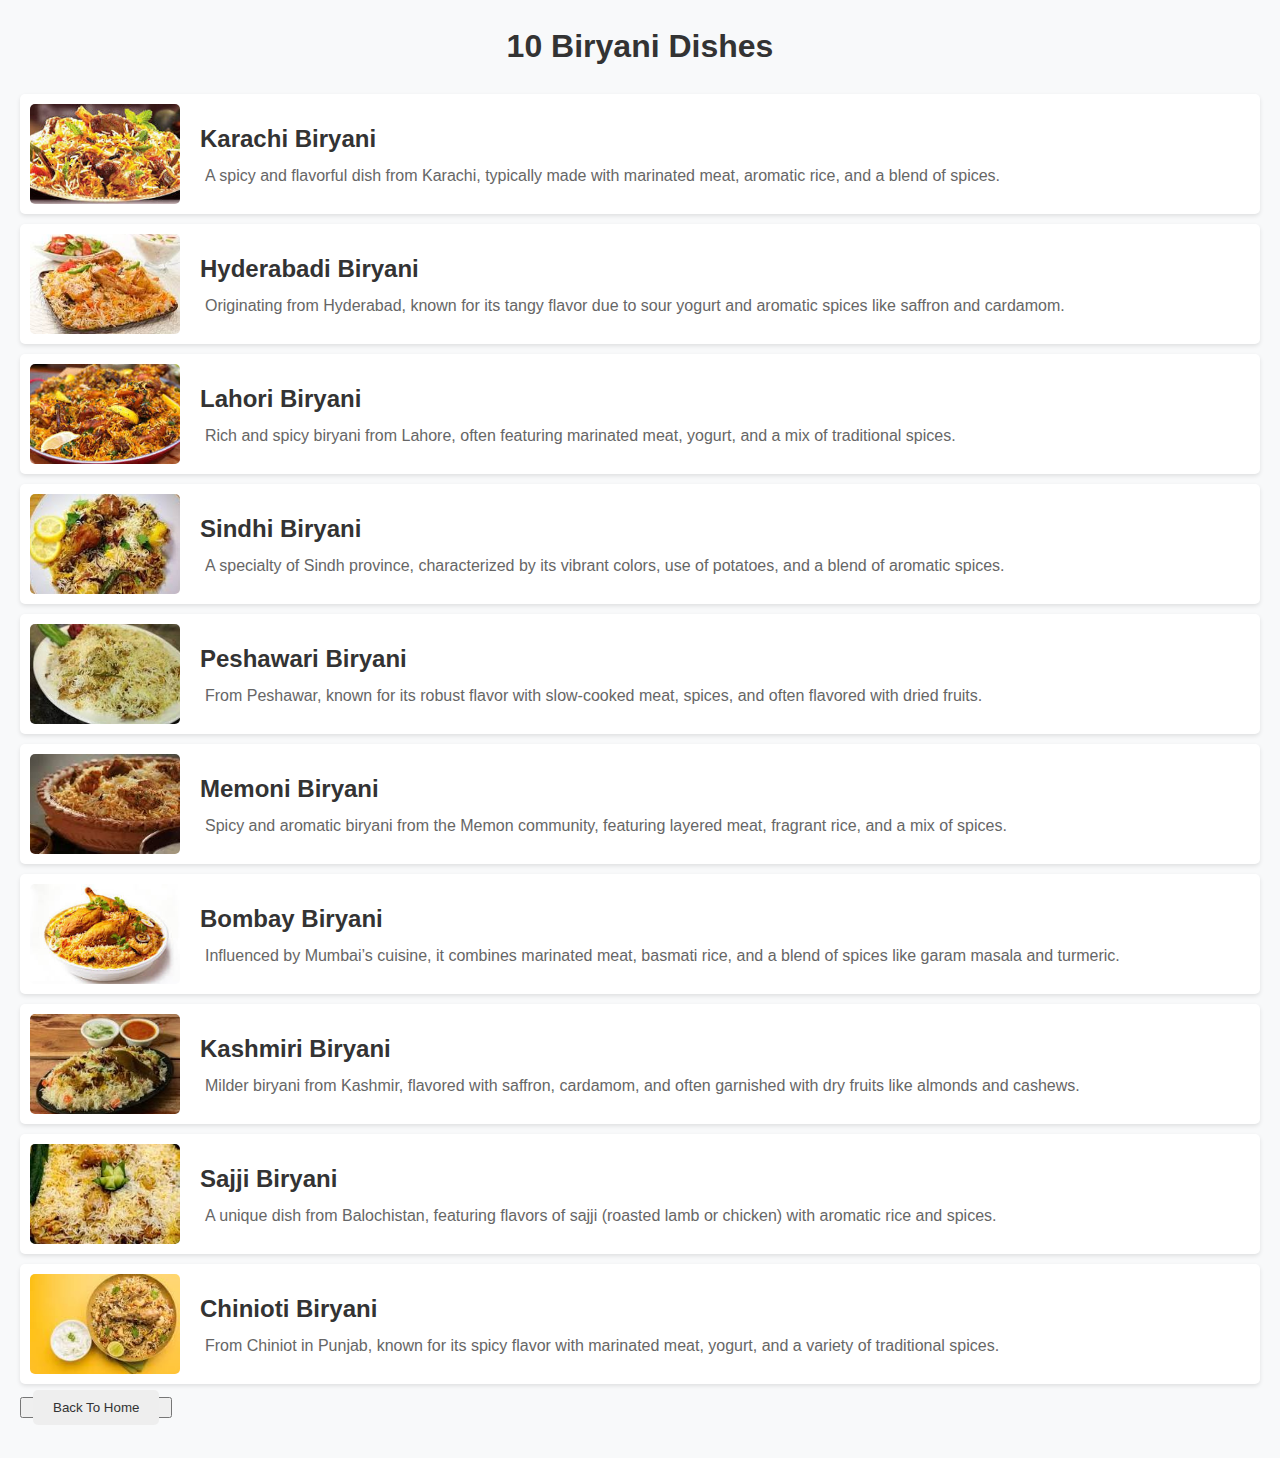
<file: biryani.html>
<!DOCTYPE html>
<html lang="en">
  <head>
    <meta charset="UTF-8" />
    <meta name="viewport" content="width=device-width, initial-scale=1.0" />
    <title>10 Biryani Dishes</title>
    <style>
      body {
        font-family: Arial, sans-serif;
        line-height: 1.6;
        margin: 20px;
        padding: 0;
        background-color: #f8f9fa;
      }
      h1 {
        text-align: center;
        color: #333;
      }
      .dish {
        display: flex;
        align-items: center;
        background-color: #fff;
        padding: 10px;
        margin-bottom: 10px;
        border-radius: 5px;
        box-shadow: 0 2px 4px rgba(0, 0, 0, 0.1);
      }
      .dish img {
        width: 150px;
        height: 100px;
        object-fit: cover;
        border-radius: 5px;
        margin-right: 20px;
      }
      .dish h2 {
        margin: 0;
        color: #333;
      }
      .dish p {
        margin: 5px 0 0 5px;
        color: #666;
      }
      button {
        text-align: center;
        margin-bottom: 20px;
      }
      button a {
        text-decoration: none;
        color: #333;
        padding: 10px 20px;
        margin: 0 5px;
        border-radius: 5px;
        background-color: #eee;
      }
      button a:hover {
        background-color: #ccc;
      }
    </style>
  </head>
  <body>
    <h1>10 Biryani Dishes</h1>

    <div class="dish">
      <img src="images/karachi-biryani.jpg" alt="Karachi Biryani" />
      <div>
        <h2>Karachi Biryani</h2>
        <p>
          A spicy and flavorful dish from Karachi, typically made with marinated
          meat, aromatic rice, and a blend of spices.
        </p>
      </div>
    </div>

    <div class="dish">
      <img src="images/Hyderabadi Biryani.jpg" alt="Hyderabadi Biryani" />
      <div>
        <h2>Hyderabadi Biryani</h2>
        <p>
          Originating from Hyderabad, known for its tangy flavor due to sour
          yogurt and aromatic spices like saffron and cardamom.
        </p>
      </div>
    </div>

    <div class="dish">
      <img src="images/Lahori Biryani.jpg" alt="Lahori Biryani" />
      <div>
        <h2>Lahori Biryani</h2>
        <p>
          Rich and spicy biryani from Lahore, often featuring marinated meat,
          yogurt, and a mix of traditional spices.
        </p>
      </div>
    </div>

    <div class="dish">
      <img src="images/Sindhi Biryani.jpg" alt="Sindhi Biryani" />
      <div>
        <h2>Sindhi Biryani</h2>
        <p>
          A specialty of Sindh province, characterized by its vibrant colors,
          use of potatoes, and a blend of aromatic spices.
        </p>
      </div>
    </div>

    <div class="dish">
      <img src="images/Peshawari Biryani.jpg" alt="Peshawari Biryani" />
      <div>
        <h2>Peshawari Biryani</h2>
        <p>
          From Peshawar, known for its robust flavor with slow-cooked meat,
          spices, and often flavored with dried fruits.
        </p>
      </div>
    </div>

    <div class="dish">
      <img src="images/Memoni Biryani.jpg" alt="Memoni Biryani" />
      <div>
        <h2>Memoni Biryani</h2>
        <p>
          Spicy and aromatic biryani from the Memon community, featuring layered
          meat, fragrant rice, and a mix of spices.
        </p>
      </div>
    </div>

    <div class="dish">
      <img src="images/Bombay Biryani.jpg" alt="Bombay Biryani" />
      <div>
        <h2>Bombay Biryani</h2>
        <p>
          Influenced by Mumbai’s cuisine, it combines marinated meat, basmati
          rice, and a blend of spices like garam masala and turmeric.
        </p>
      </div>
    </div>

    <div class="dish">
      <img src="images/Kashmiri Biryani.jpg" alt="Kashmiri Biryani" />
      <div>
        <h2>Kashmiri Biryani</h2>
        <p>
          Milder biryani from Kashmir, flavored with saffron, cardamom, and
          often garnished with dry fruits like almonds and cashews.
        </p>
      </div>
    </div>

    <div class="dish">
      <img src="images/Sajji Biryani.jpg" alt="Sajji Biryani" />
      <div>
        <h2>Sajji Biryani</h2>
        <p>
          A unique dish from Balochistan, featuring flavors of sajji (roasted
          lamb or chicken) with aromatic rice and spices.
        </p>
      </div>
    </div>

    <div class="dish">
      <img src="images/Chinioti Biryani.jpg" alt="Chinioti Biryani" />
      <div>
        <h2>Chinioti Biryani</h2>
        <p>
          From Chiniot in Punjab, known for its spicy flavor with marinated
          meat, yogurt, and a variety of traditional spices.
        </p>
      </div>
    </div>
    <button class="btn">
      <a href="./index.html">Back To Home</a>
    </button>
  </body>
</html>
</file>
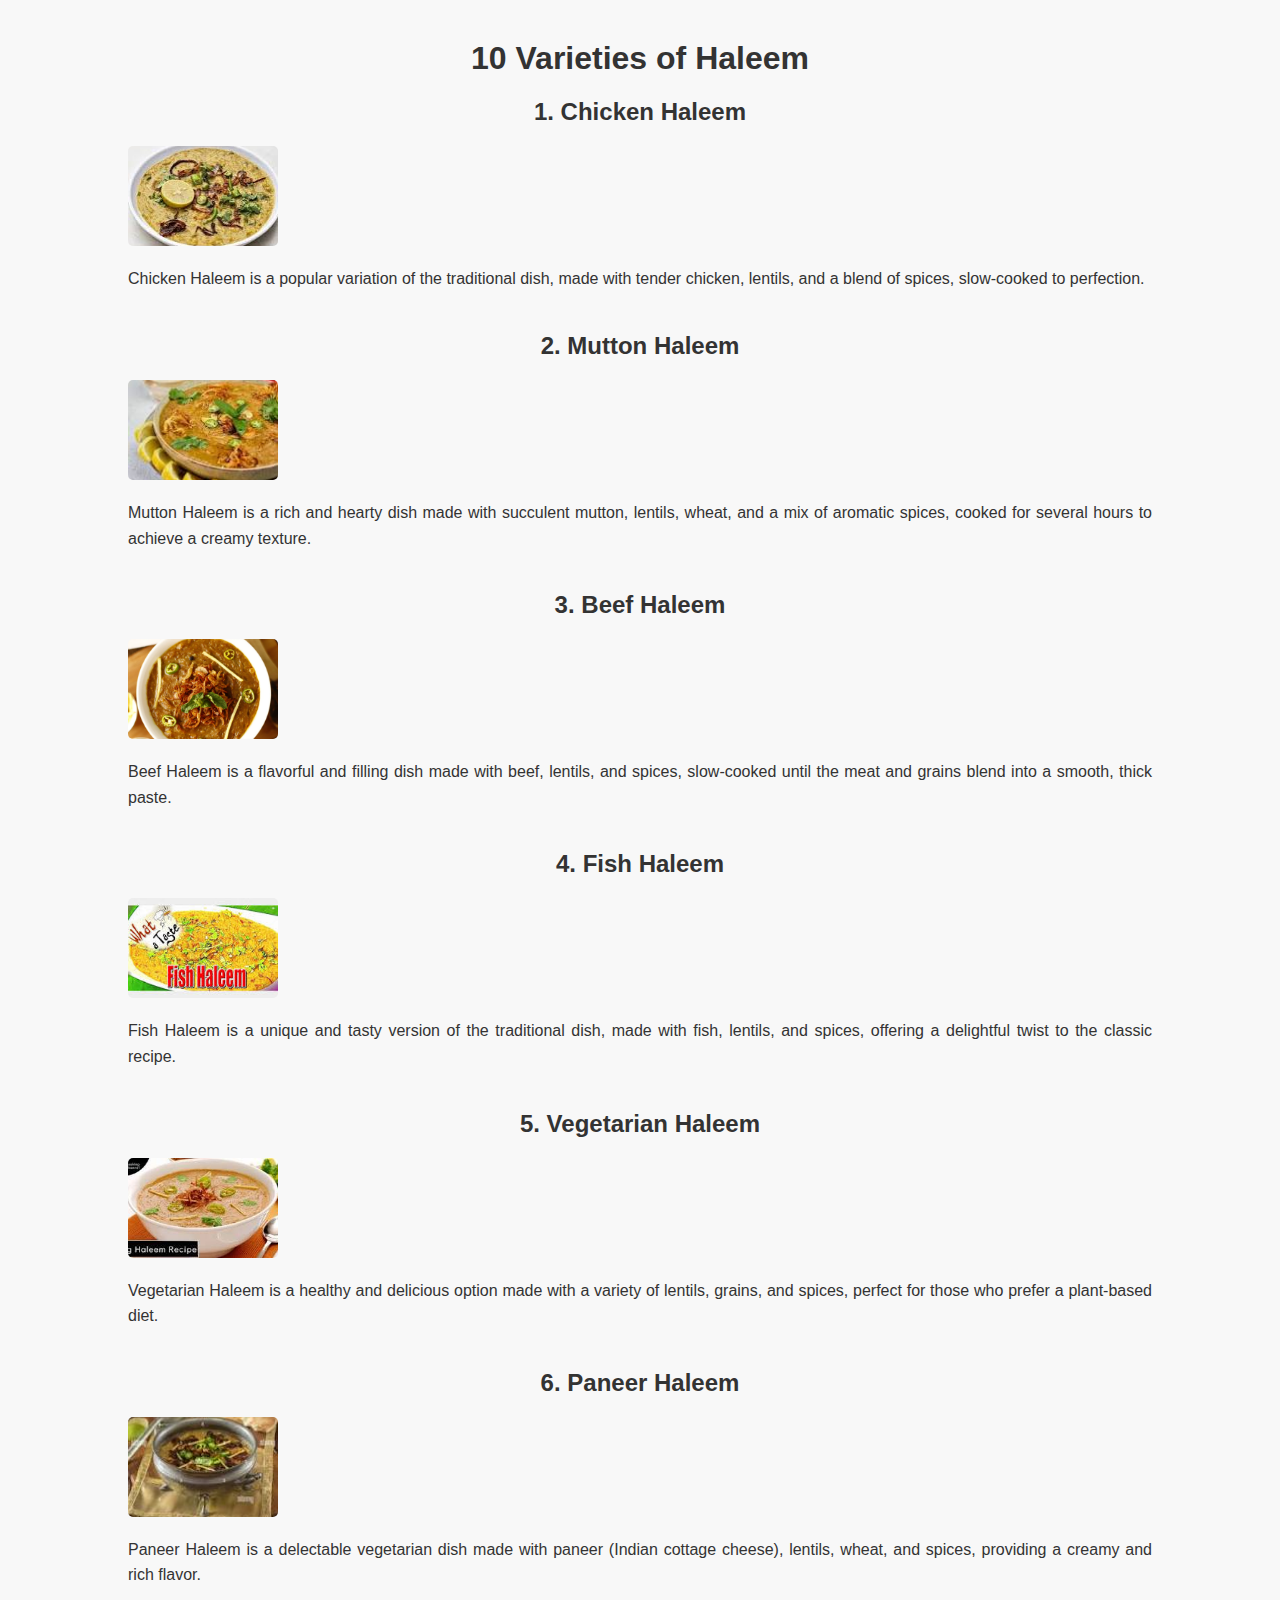
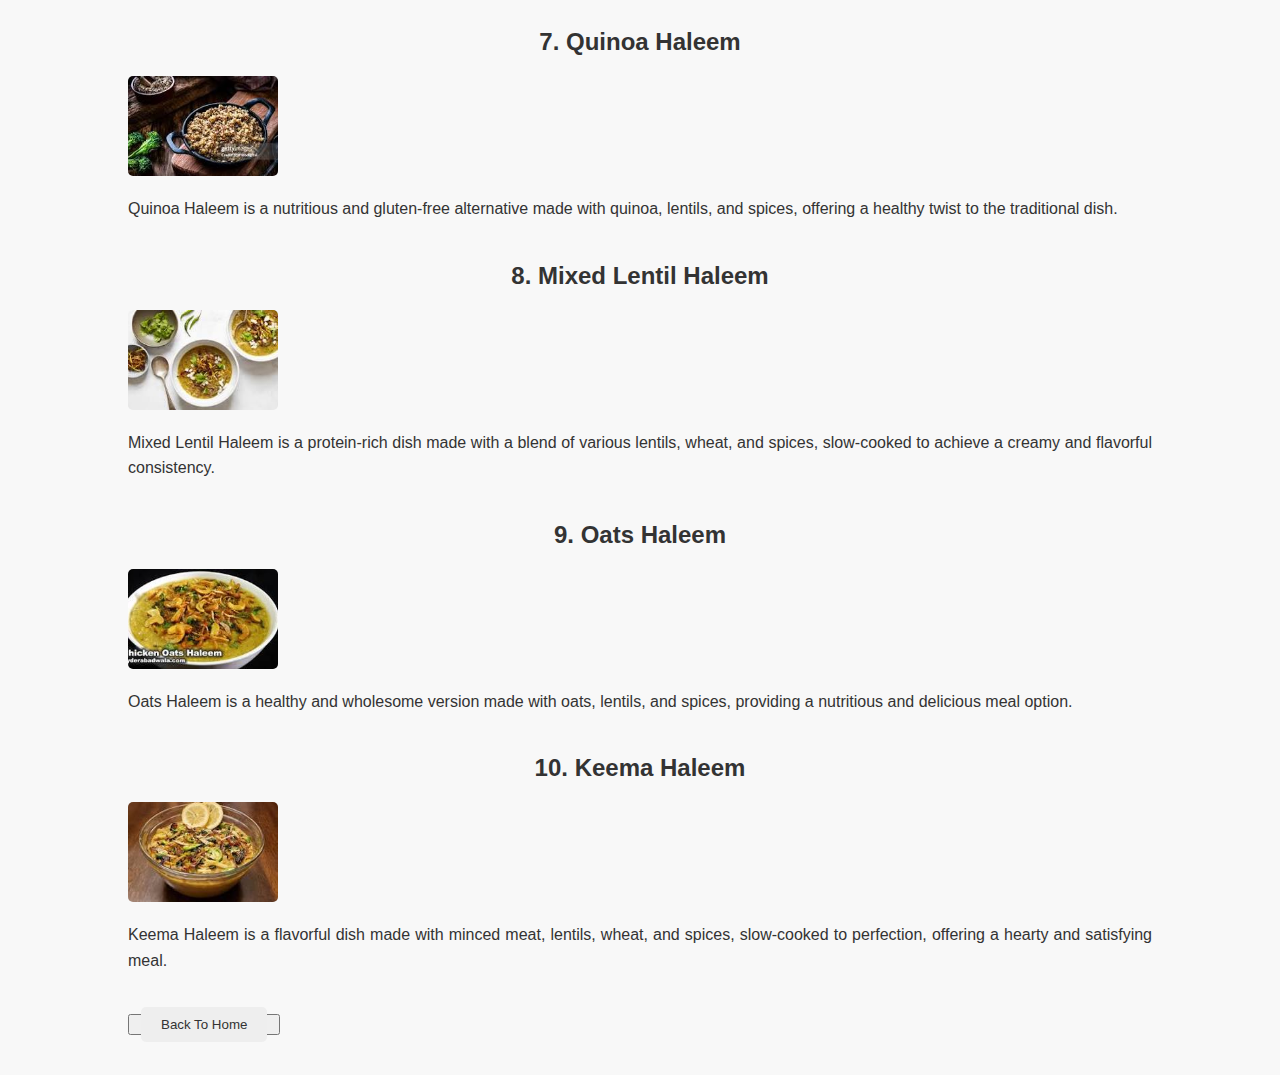
<file: haleem.html>
<!DOCTYPE html>
<html lang="en">
  <head>
    <meta charset="UTF-8" />
    <meta name="viewport" content="width=device-width, initial-scale=1.0" />
    <title>10 Varieties of Haleem</title>
    <style>
      body {
        font-family: Arial, sans-serif;
        margin: 0;
        padding: 0;
        background-color: #f8f8f8;
        color: #333;
      }
      .container {
        width: 80%;
        margin: 0 auto;
        padding: 20px;
      }
      h1 {
        text-align: center;
        margin-top: 20px;
      }
      .haleem {
        margin-bottom: 40px;
      }
      .haleem img {
        width: 150px;
        height: 100px;
        object-fit: cover;
        border-radius: 5px;
        margin-right: 20px;
      }
      .haleem h2 {
        text-align: center;
        margin: 20px 0;
      }
      .haleem p {
        text-align: justify;
        line-height: 1.6;
      }
      button {
        text-align: center;
        margin-bottom: 20px;
      }
      button a {
        text-decoration: none;
        color: #333;
        padding: 10px 20px;
        margin: 0 5px;
        border-radius: 5px;
        background-color: #eee;
      }
      button a:hover {
        background-color: #ccc;
      }
    </style>
  </head>
  <body>
    <div class="container">
      <h1>10 Varieties of Haleem</h1>

      <div class="haleem">
        <h2>1. Chicken Haleem</h2>
        <img src="images/Chicken Haleem.jpg" alt="Chicken Haleem" />
        <p>
          Chicken Haleem is a popular variation of the traditional dish, made
          with tender chicken, lentils, and a blend of spices, slow-cooked to
          perfection.
        </p>
      </div>

      <div class="haleem">
        <h2>2. Mutton Haleem</h2>
        <img src="images/Mutton Haleem.jpg" alt="Mutton Haleem" />
        <p>
          Mutton Haleem is a rich and hearty dish made with succulent mutton,
          lentils, wheat, and a mix of aromatic spices, cooked for several hours
          to achieve a creamy texture.
        </p>
      </div>

      <div class="haleem">
        <h2>3. Beef Haleem</h2>
        <img src="images/Beef Haleem.jpg" alt="Beef Haleem" />
        <p>
          Beef Haleem is a flavorful and filling dish made with beef, lentils,
          and spices, slow-cooked until the meat and grains blend into a smooth,
          thick paste.
        </p>
      </div>

      <div class="haleem">
        <h2>4. Fish Haleem</h2>
        <img src="images/Fish Haleem.jpg" alt="Fish Haleem" />
        <p>
          Fish Haleem is a unique and tasty version of the traditional dish,
          made with fish, lentils, and spices, offering a delightful twist to
          the classic recipe.
        </p>
      </div>

      <div class="haleem">
        <h2>5. Vegetarian Haleem</h2>
        <img src="images/Vegetarian Haleem.jpg" alt="Vegetarian Haleem" />
        <p>
          Vegetarian Haleem is a healthy and delicious option made with a
          variety of lentils, grains, and spices, perfect for those who prefer a
          plant-based diet.
        </p>
      </div>

      <div class="haleem">
        <h2>6. Paneer Haleem</h2>
        <img src="images/Paneer Haleem.jpg" alt="Paneer Haleem" />
        <p>
          Paneer Haleem is a delectable vegetarian dish made with paneer (Indian
          cottage cheese), lentils, wheat, and spices, providing a creamy and
          rich flavor.
        </p>
      </div>

      <div class="haleem">
        <h2>7. Quinoa Haleem</h2>
        <img src="images/Quinoa Haleem.jpg" alt="Quinoa Haleem" />
        <p>
          Quinoa Haleem is a nutritious and gluten-free alternative made with
          quinoa, lentils, and spices, offering a healthy twist to the
          traditional dish.
        </p>
      </div>

      <div class="haleem">
        <h2>8. Mixed Lentil Haleem</h2>
        <img src="images/Mixed Lentil Haleem.jpg" alt="Mixed Lentil Haleem" />
        <p>
          Mixed Lentil Haleem is a protein-rich dish made with a blend of
          various lentils, wheat, and spices, slow-cooked to achieve a creamy
          and flavorful consistency.
        </p>
      </div>

      <div class="haleem">
        <h2>9. Oats Haleem</h2>
        <img src="images/Oats Haleem.jpg" alt="Oats Haleem" />
        <p>
          Oats Haleem is a healthy and wholesome version made with oats,
          lentils, and spices, providing a nutritious and delicious meal option.
        </p>
      </div>

      <div class="haleem">
        <h2>10. Keema Haleem</h2>
        <img src="images/Keema Haleem.jpg" alt="Keema Haleem" />
        <p>
          Keema Haleem is a flavorful dish made with minced meat, lentils,
          wheat, and spices, slow-cooked to perfection, offering a hearty and
          satisfying meal.
        </p>
      </div>
      <button class="btn">
        <a href="./index.html">Back To Home</a>
      </button>
    </div>
  </body>
</html>
</file>
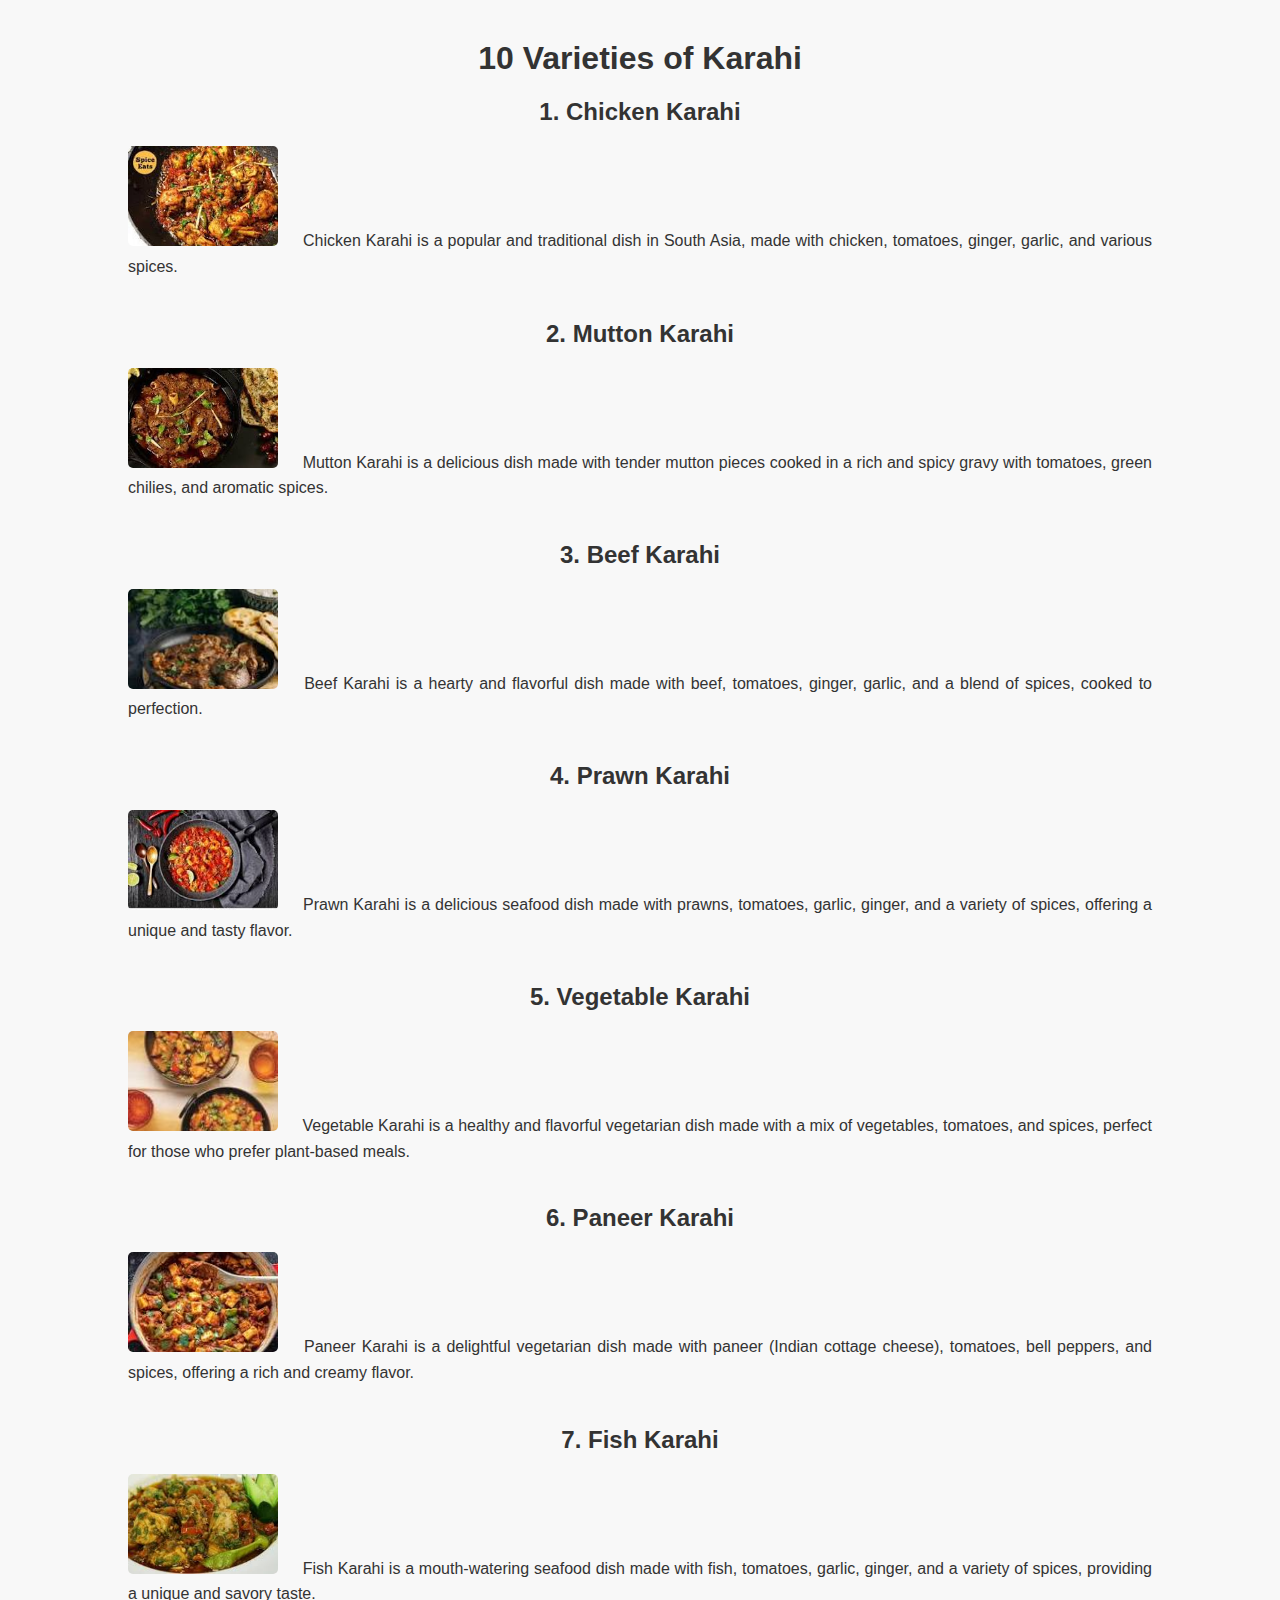
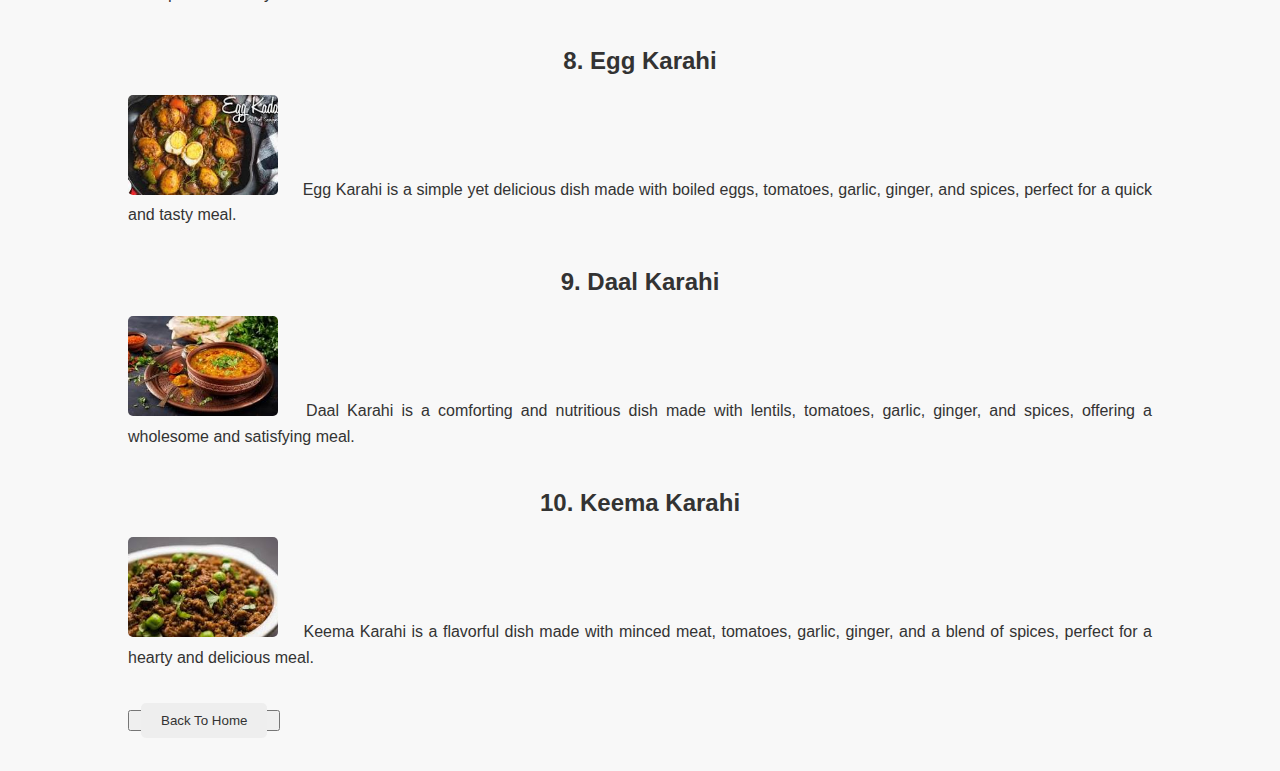
<file: karahi.html>
<!DOCTYPE html>
<html lang="en">
  <head>
    <meta charset="UTF-8" />
    <meta name="viewport" content="width=device-width, initial-scale=1.0" />
    <title>10 Varieties of Karahi</title>
    <style>
      body {
        font-family: Arial, sans-serif;
        margin: 0;
        padding: 0;
        background-color: #f8f8f8;
        color: #333;
      }
      .container {
        width: 80%;
        margin: 0 auto;
        padding: 20px;
      }
      h1 {
        text-align: center;
        margin-top: 20px;
      }
      .karahi {
        margin-bottom: 40px;
      }
      .karahi img {
        width: 150px;
        height: 100px;
        object-fit: cover;
        border-radius: 5px;
        margin-right: 20px;
      }
      .karahi h2 {
        text-align: center;
        margin: 20px 0;
      }
      .karahi p {
        text-align: justify;
        line-height: 1.6;
      }
      button {
        text-align: center;
        margin-bottom: 20px;
      }
      button a {
        text-decoration: none;
        color: #333;
        padding: 10px 20px;
        margin: 0 5px;
        border-radius: 5px;
        background-color: #eee;
      }
      button a:hover {
        background-color: #ccc;
      }
    </style>
  </head>
  <body>
    <div class="container">
      <h1>10 Varieties of Karahi</h1>

      <div class="karahi">
        <h2>1. Chicken Karahi</h2>
        <p>
          <img src="images/Chicken Karahi.jpg" alt="Chicken Karahi" />
          Chicken Karahi is a popular and traditional dish in South Asia, made
          with chicken, tomatoes, ginger, garlic, and various spices.
        </p>
      </div>

      <div class="karahi">
        <h2>2. Mutton Karahi</h2>
        <p>
          <img src="images/Mutton Karahi.jpg" alt="Mutton Karahi" />
          Mutton Karahi is a delicious dish made with tender mutton pieces
          cooked in a rich and spicy gravy with tomatoes, green chilies, and
          aromatic spices.
        </p>
      </div>

      <div class="karahi">
        <h2>3. Beef Karahi</h2>
        <p>
          <img src="images/Beef Karahi.jpg" alt="Beef Karahi" />
          Beef Karahi is a hearty and flavorful dish made with beef, tomatoes,
          ginger, garlic, and a blend of spices, cooked to perfection.
        </p>
      </div>

      <div class="karahi">
        <h2>4. Prawn Karahi</h2>
        <p>
          <img src="images/Prawn Karahi.jpg" alt="Prawn Karahi" />
          Prawn Karahi is a delicious seafood dish made with prawns, tomatoes,
          garlic, ginger, and a variety of spices, offering a unique and tasty
          flavor.
        </p>
      </div>

      <div class="karahi">
        <h2>5. Vegetable Karahi</h2>
        <p>
          <img src="images/Vegetable Karahi.jpg" alt="Vegetable Karahi" />
          Vegetable Karahi is a healthy and flavorful vegetarian dish made with
          a mix of vegetables, tomatoes, and spices, perfect for those who
          prefer plant-based meals.
        </p>
      </div>

      <div class="karahi">
        <h2>6. Paneer Karahi</h2>
        <p>
          <img src="images/Paneer Karahi.jpg" alt="Paneer Karahi" />
          Paneer Karahi is a delightful vegetarian dish made with paneer (Indian
          cottage cheese), tomatoes, bell peppers, and spices, offering a rich
          and creamy flavor.
        </p>
      </div>

      <div class="karahi">
        <h2>7. Fish Karahi</h2>
        <p>
          <img src="images/Fish Karahi.jpg" alt="Fish Karahi" />
          Fish Karahi is a mouth-watering seafood dish made with fish, tomatoes,
          garlic, ginger, and a variety of spices, providing a unique and savory
          taste.
        </p>
      </div>

      <div class="karahi">
        <h2>8. Egg Karahi</h2>
        <p>
          <img src="images/Egg Karahi.jpg" alt="Egg Karahi" />
          Egg Karahi is a simple yet delicious dish made with boiled eggs,
          tomatoes, garlic, ginger, and spices, perfect for a quick and tasty
          meal.
        </p>
      </div>

      <div class="karahi">
        <h2>9. Daal Karahi</h2>
        <p>
          <img src="images/Daal Karahi.jpg" alt="Daal Karahi" />
          Daal Karahi is a comforting and nutritious dish made with lentils,
          tomatoes, garlic, ginger, and spices, offering a wholesome and
          satisfying meal.
        </p>
      </div>

      <div class="karahi">
        <h2>10. Keema Karahi</h2>
        <p>
          <img src="images/Keema Karahi.jpg" alt="Keema Karahi" />
          Keema Karahi is a flavorful dish made with minced meat, tomatoes,
          garlic, ginger, and a blend of spices, perfect for a hearty and
          delicious meal.
        </p>
      </div>
      <button class="btn">
        <a href="./index.html">Back To Home</a>
      </button>
    </div>
  </body>
</html>
</file>
